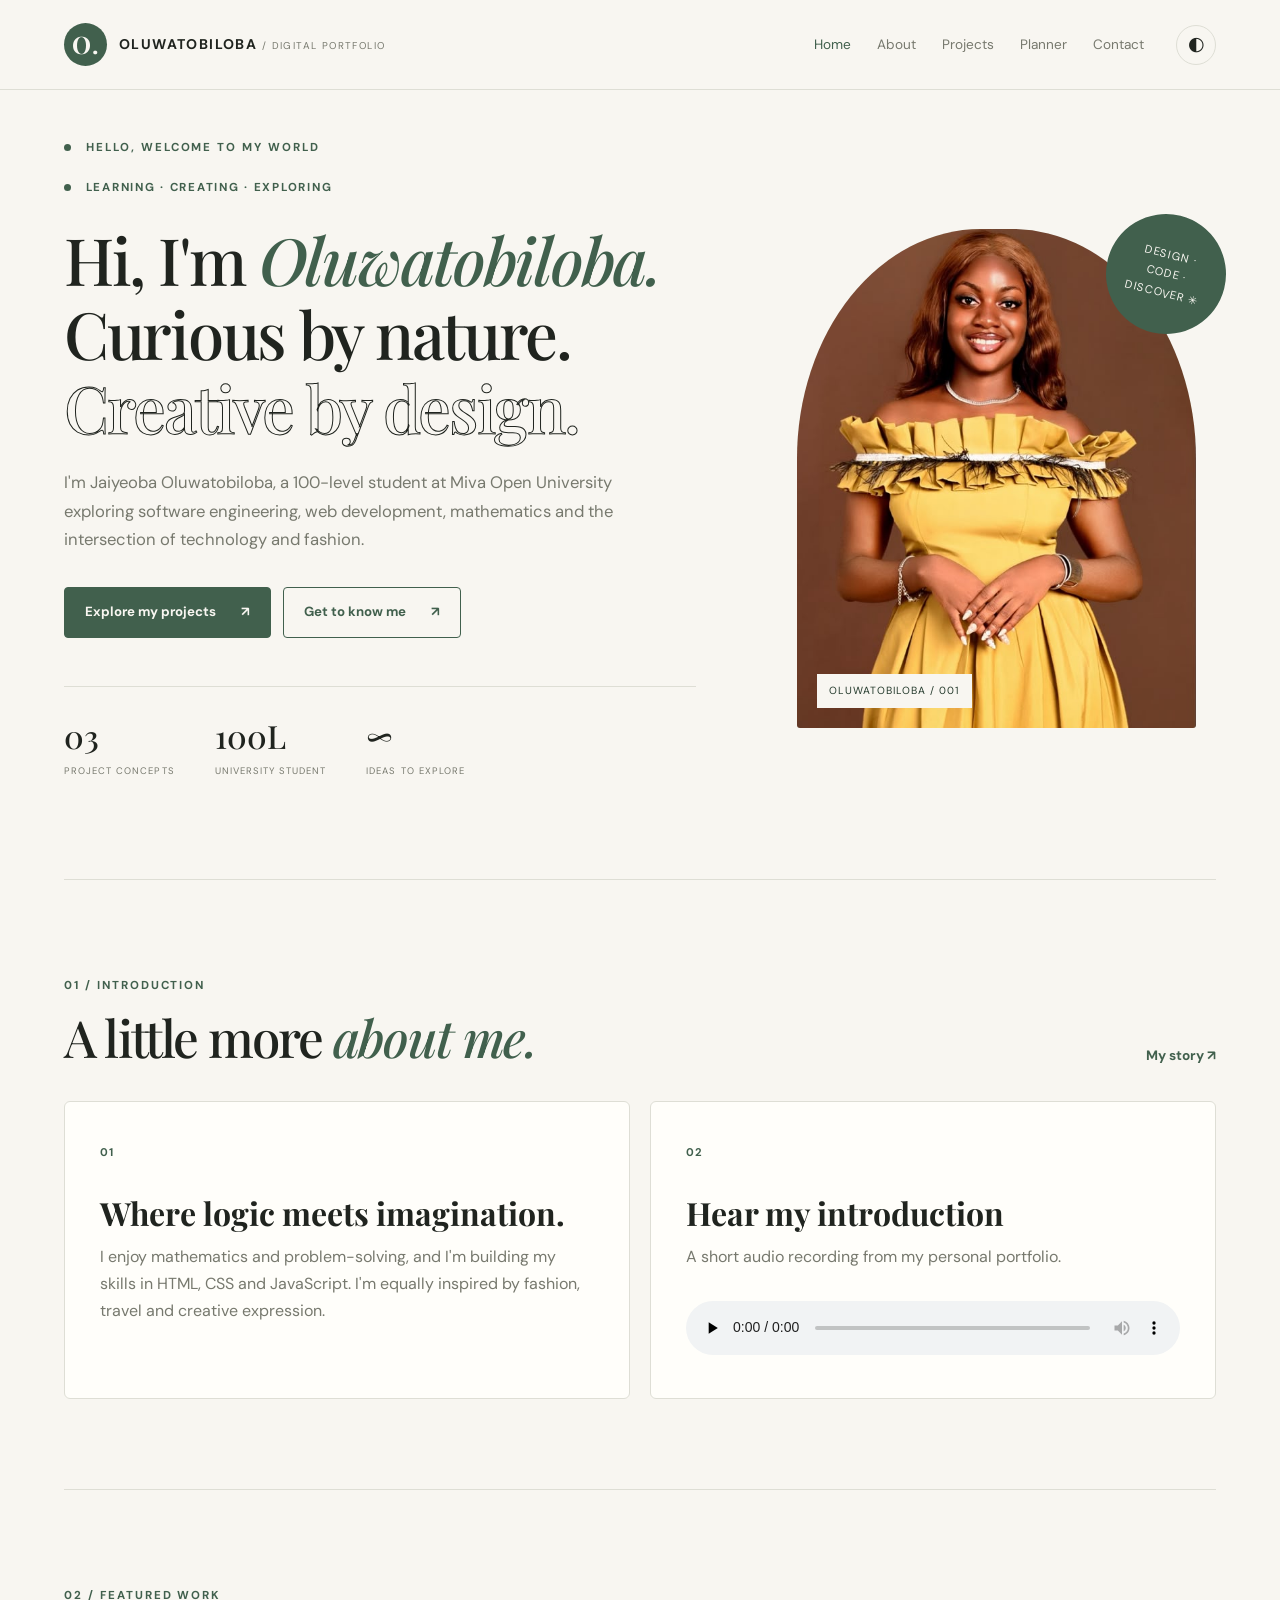
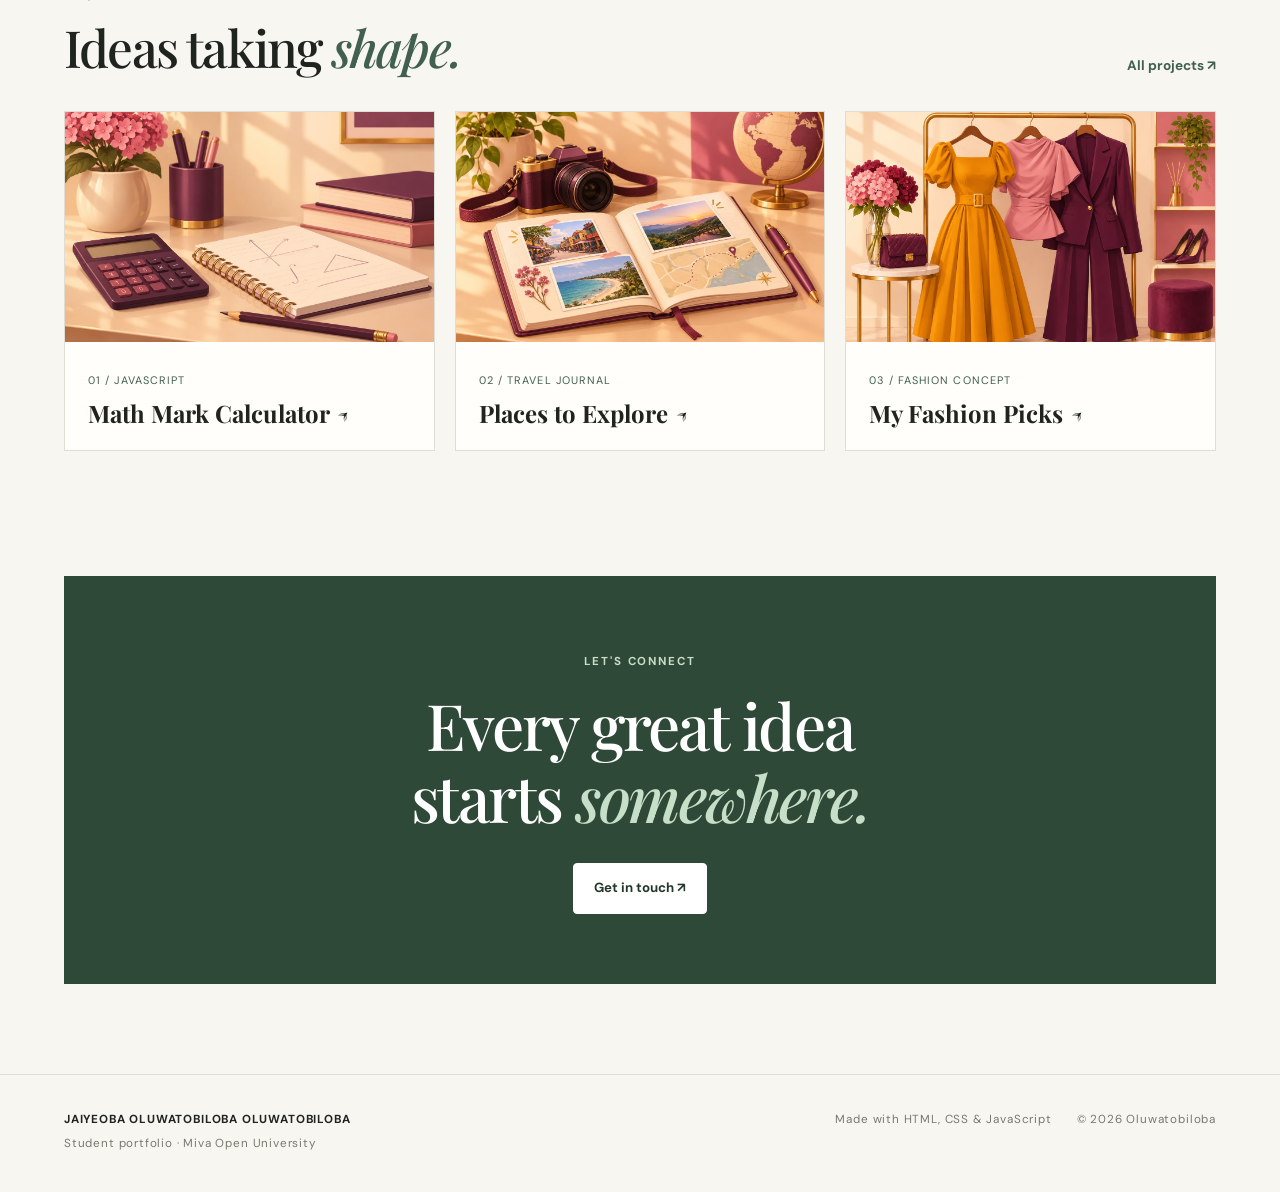
<file: index.html>
<!DOCTYPE html>
<html lang="en">
 <head>
  <meta charset="utf-8">
  <meta content="width=device-width, initial-scale=1" name="viewport">
  <meta content="Academic portfolio of Jaiyeoba Oluwatobiloba, software engineering student at Miva Open University." name="description">
  <title>
   Home | Oluwatobiloba
  </title>
  <link href="styles.css" rel="stylesheet">
  <script defer src="script.js">
  </script>
 </head>
 <body>
  <a class="skip" href="#main">
   Skip to content
  </a>
  <header class="site-header">
   <a class="brand" href="index.html">
    <span class="brand-mark">
     O.
    </span>
    <span>
     OLUWATOBILOBA
     <span class="brand-sub">
      / DIGITAL PORTFOLIO
     </span>
    </span>
   </a>
   <button aria-controls="site-nav" aria-expanded="false" aria-label="Toggle navigation" class="menu-toggle" id="menu-toggle">
    ☰
   </button>
   <nav aria-label="Main navigation" id="site-nav">
    <a class="active" href="index.html">
     Home
    </a>
    <a class="" href="about.html">
     About
    </a>
    <a class="" href="projects.html">
     Projects
    </a>
    <a class="" href="planner.html">
     Planner
    </a>
    <a class="" href="contact.html">
     Contact
    </a>
   </nav>
   <button aria-label="Toggle color theme" class="theme-toggle" id="theme-toggle" title="Toggle color theme">
    ◐
   </button>
  </header>
  <main id="main">
   <div class="page-intro">
    <div class="eyebrow">
     <span class="eyebrow-dot">
     </span>
     HELLO, WELCOME TO MY WORLD
    </div>
   </div>
   <section class="hero">
    <div class="hero-copy">
     <div class="status">
      <span class="pulse">
      </span>
      LEARNING &middot; CREATING &middot; EXPLORING
     </div>
     <h1>
      Hi, I'm
      <em>
       Oluwatobiloba.
      </em>
      <br>
      Curious by nature.
      <br>
      <span class="outline-text">
       Creative by design.
      </span>
     </h1>
     <p class="lead">
      I'm Jaiyeoba Oluwatobiloba, a 100-level student at Miva Open University exploring software engineering, web development, mathematics and the intersection of technology and fashion.
     </p>
     <div class="actions">
      <a class="btn btn-primary" href="projects.html">
       Explore my projects
       <span>
        &nearrow;
       </span>
      </a>
      <a class="btn btn-outline" href="about.html">
       Get to know me
       <span>
        &nearrow;
       </span>
      </a>
     </div>
     <div class="hero-metrics">
      <div>
       <strong>
        03
       </strong>
       <small>
        PROJECT CONCEPTS
       </small>
      </div>
      <div>
       <strong>
        100L
       </strong>
       <small>
        UNIVERSITY STUDENT
       </small>
      </div>
      <div>
       <strong>
        &infin;
       </strong>
       <small>
        IDEAS TO EXPLORE
       </small>
      </div>
     </div>
    </div>
    <div class="hero-visual">
     <div class="portrait-frame">
      <img alt="Portrait of Oluwatobiloba" src="assets/profile.jpeg">
      <div class="portrait-tag">
       OLUWATOBILOBA / 001
      </div>
     </div>
     <span class="orbit-text">
      DESIGN &middot; CODE &middot; DISCOVER ✳
     </span>
    </div>
   </section>
   <section class="section">
    <div class="section-heading">
     <div>
      <span class="eyebrow">
       01 / INTRODUCTION
      </span>
      <h2>
       A little more
       <em>
        about me.
       </em>
      </h2>
     </div>
     <a class="text-link" href="about.html">
      My story &nearrow;
     </a>
    </div>
    <div class="two-cols">
     <div class="feature-panel">
      <span class="feature-number">
       01
      </span>
      <h3>
       Where logic meets imagination.
      </h3>
      <p>
       I enjoy mathematics and problem-solving, and I'm building my skills in HTML, CSS and JavaScript. I'm equally inspired by fashion, travel and creative expression.
      </p>
     </div>
     <div class="audio-panel">
      <span class="feature-number">
       02
      </span>
      <h3>
       Hear my introduction
      </h3>
      <p>
       A short audio recording from my personal portfolio.
      </p>
      <audio controls preload="none">
       <source src="assets/Recording.m4a" type="audio/mp4">
       Your browser does not support audio playback.
      </audio>
     </div>
    </div>
   </section>
   <section class="section">
    <div class="section-heading">
     <div>
      <span class="eyebrow">
       02 / FEATURED WORK
      </span>
      <h2>
       Ideas taking
       <em>
        shape.
       </em>
      </h2>
     </div>
     <a class="text-link" href="projects.html">
      All projects &nearrow;
     </a>
    </div>
    <div class="project-grid">
     <a class="project-tile" href="math-calculator.html">
      <img alt="Math mark calculator concept" src="assets/math-calculator.png">
      <div class="tile-copy">
       <span>
        01 / JAVASCRIPT
       </span>
       <h3>
        Math Mark Calculator &nearrow;
       </h3>
      </div>
     </a>
     <a class="project-tile" href="places.html">
      <img alt="Places to Explore concept" src="assets/places-to-explore.png">
      <div class="tile-copy">
       <span>
        02 / TRAVEL JOURNAL
       </span>
       <h3>
        Places to Explore &nearrow;
       </h3>
      </div>
     </a>
     <a class="project-tile" href="fashion.html">
      <img alt="My Fashion Picks concept" src="assets/fashion-picks.png">
      <div class="tile-copy">
       <span>
        03 / FASHION CONCEPT
       </span>
       <h3>
        My Fashion Picks &nearrow;
       </h3>
      </div>
     </a>
    </div>
   </section>
   <section class="cta">
    <span class="eyebrow">
     LET'S CONNECT
    </span>
    <h2>
     Every great idea
     <br>
     starts
     <em>
      somewhere.
     </em>
    </h2>
    <a class="btn btn-light" href="contact.html">
     Get in touch &nearrow;
    </a>
   </section>
  </main>
  <footer>
   <div>
    <strong>
     JAIYEOBA OLUWATOBILOBA OLUWATOBILOBA
    </strong>
    <p>
     Student portfolio &middot; Miva Open University
    </p>
   </div>
   <div class="footer-right">
    Made with HTML, CSS & JavaScript
    <span>
     &copy;
     <span id="year">
     </span>
     Oluwatobiloba
    </span>
   </div>
  </footer>
 </body>
</html>
</file>
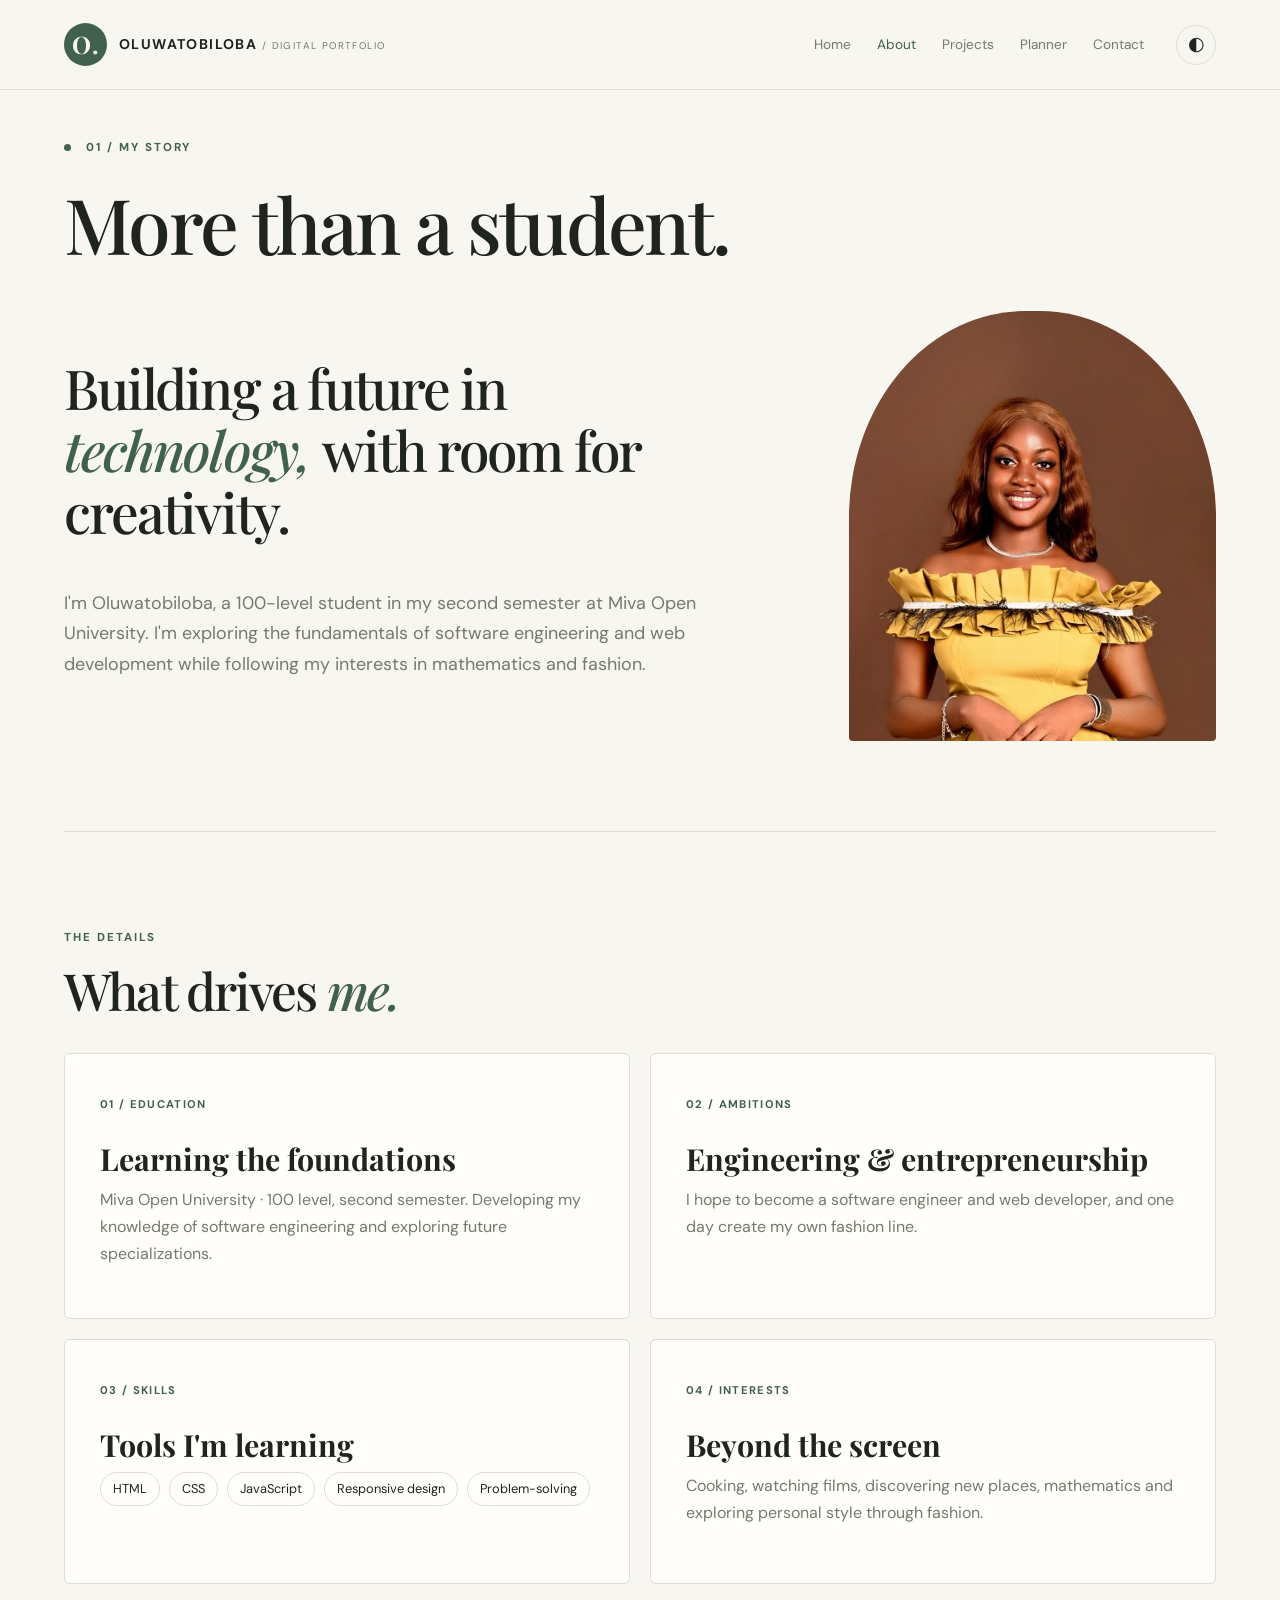
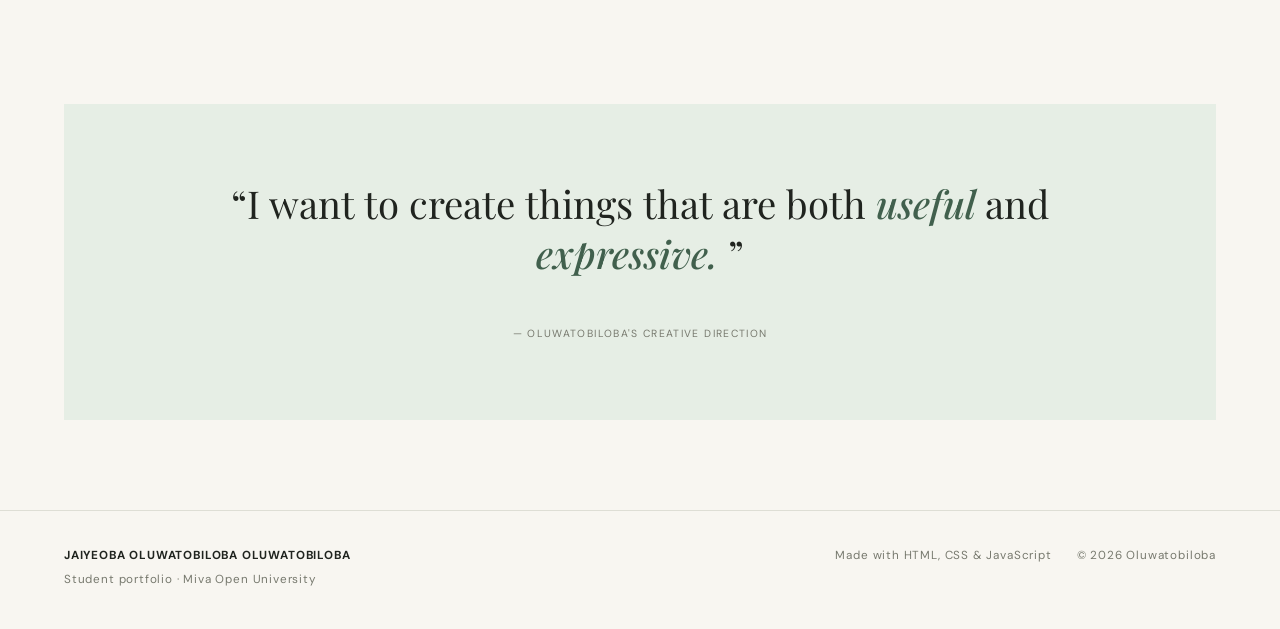
<file: about.html>
<!DOCTYPE html>
<html lang="en">
 <head>
  <meta charset="utf-8">
  <meta content="width=device-width, initial-scale=1" name="viewport">
  <meta content="Academic portfolio of Jaiyeoba Oluwatobiloba, software engineering student at Miva Open University." name="description">
  <title>
   More than a student. | Oluwatobiloba
  </title>
  <link href="styles.css" rel="stylesheet">
  <script defer src="script.js">
  </script>
 </head>
 <body>
  <a class="skip" href="#main">
   Skip to content
  </a>
  <header class="site-header">
   <a class="brand" href="index.html">
    <span class="brand-mark">
     O.
    </span>
    <span>
     OLUWATOBILOBA
     <span class="brand-sub">
      / DIGITAL PORTFOLIO
     </span>
    </span>
   </a>
   <button aria-controls="site-nav" aria-expanded="false" aria-label="Toggle navigation" class="menu-toggle" id="menu-toggle">
    ☰
   </button>
   <nav aria-label="Main navigation" id="site-nav">
    <a class="" href="index.html">
     Home
    </a>
    <a class="active" href="about.html">
     About
    </a>
    <a class="" href="projects.html">
     Projects
    </a>
    <a class="" href="planner.html">
     Planner
    </a>
    <a class="" href="contact.html">
     Contact
    </a>
   </nav>
   <button aria-label="Toggle color theme" class="theme-toggle" id="theme-toggle" title="Toggle color theme">
    ◐
   </button>
  </header>
  <main id="main">
   <div class="page-intro">
    <div class="eyebrow">
     <span class="eyebrow-dot">
     </span>
     01 / MY STORY
    </div>
    <h1>
     More than a student.
    </h1>
   </div>
   <section class="about-lead">
    <div>
     <h2>
      Building a future in
      <em>
       technology,
      </em>
      with room for creativity.
     </h2>
     <p>
      I'm Oluwatobiloba, a 100-level student in my second semester at Miva Open University. I'm exploring the fundamentals of software engineering and web development while following my interests in mathematics and fashion.
     </p>
    </div>
    <img alt="Oluwatobiloba's portrait" src="assets/profile.jpeg">
   </section>
   <section class="section">
    <div class="section-heading">
     <div>
      <span class="eyebrow">
       THE DETAILS
      </span>
      <h2>
       What drives
       <em>
        me.
       </em>
      </h2>
     </div>
    </div>
    <div class="info-grid">
     <article class="info-card">
      <span>
       01 / EDUCATION
      </span>
      <h3>
       Learning the foundations
      </h3>
      <p>
       Miva Open University &middot; 100 level, second semester. Developing my knowledge of software engineering and exploring future specializations.
      </p>
     </article>
     <article class="info-card">
      <span>
       02 / AMBITIONS
      </span>
      <h3>
       Engineering & entrepreneurship
      </h3>
      <p>
       I hope to become a software engineer and web developer, and one day create my own fashion line.
      </p>
     </article>
     <article class="info-card">
      <span>
       03 / SKILLS
      </span>
      <h3>
       Tools I'm learning
      </h3>
      <div class="chips">
       <span>
        HTML
       </span>
       <span>
        CSS
       </span>
       <span>
        JavaScript
       </span>
       <span>
        Responsive design
       </span>
       <span>
        Problem-solving
       </span>
      </div>
     </article>
     <article class="info-card">
      <span>
       04 / INTERESTS
      </span>
      <h3>
       Beyond the screen
      </h3>
      <p>
       Cooking, watching films, discovering new places, mathematics and exploring personal style through fashion.
      </p>
     </article>
    </div>
   </section>
   <section class="quote-band">
    <p>
     &ldquo;I want to create things that are both
     <em>
      useful
     </em>
     and
     <em>
      expressive.
     </em>
     &rdquo;
    </p>
    <span>
     &mdash; OLUWATOBILOBA'S CREATIVE DIRECTION
    </span>
   </section>
  </main>
  <footer>
   <div>
    <strong>
     JAIYEOBA OLUWATOBILOBA OLUWATOBILOBA
    </strong>
    <p>
     Student portfolio &middot; Miva Open University
    </p>
   </div>
   <div class="footer-right">
    Made with HTML, CSS & JavaScript
    <span>
     &copy;
     <span id="year">
     </span>
     Oluwatobiloba
    </span>
   </div>
  </footer>
 </body>
</html>
</file>
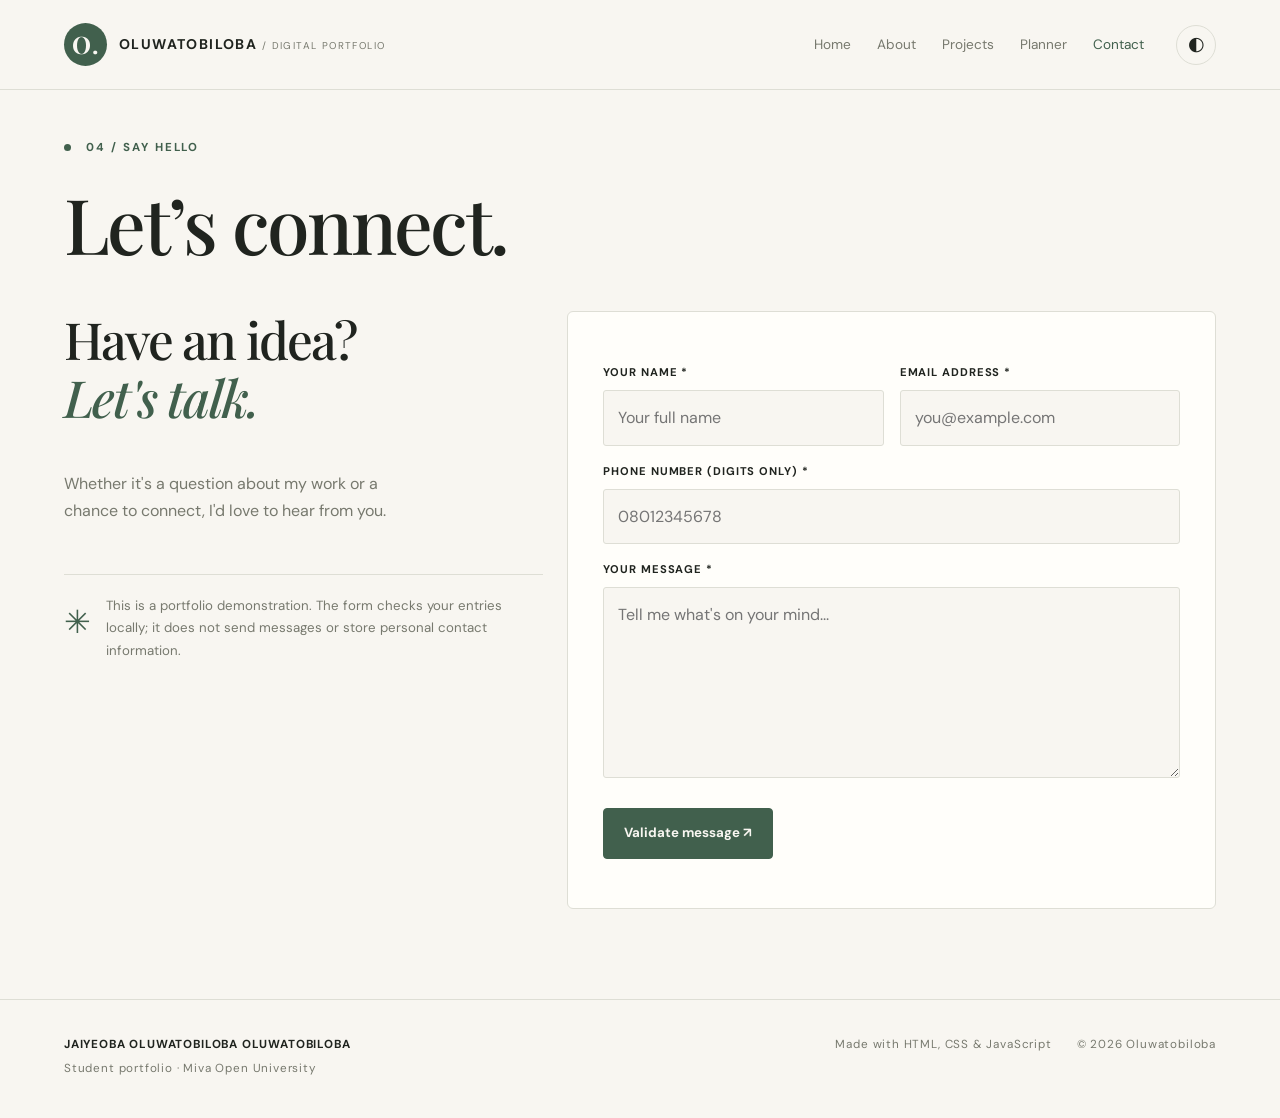
<file: contact.html>
<!DOCTYPE html>
<html lang="en">
 <head>
  <meta charset="utf-8">
  <meta content="width=device-width, initial-scale=1" name="viewport">
  <meta content="Academic portfolio of Jaiyeoba Oluwatobiloba, software engineering student at Miva Open University." name="description">
  <title>
   Let&rsquo;s connect. | Oluwatobiloba
  </title>
  <link href="styles.css" rel="stylesheet">
  <script defer src="script.js">
  </script>
 </head>
 <body>
  <a class="skip" href="#main">
   Skip to content
  </a>
  <header class="site-header">
   <a class="brand" href="index.html">
    <span class="brand-mark">
     O.
    </span>
    <span>
     OLUWATOBILOBA
     <span class="brand-sub">
      / DIGITAL PORTFOLIO
     </span>
    </span>
   </a>
   <button aria-controls="site-nav" aria-expanded="false" aria-label="Toggle navigation" class="menu-toggle" id="menu-toggle">
    ☰
   </button>
   <nav aria-label="Main navigation" id="site-nav">
    <a class="" href="index.html">
     Home
    </a>
    <a class="" href="about.html">
     About
    </a>
    <a class="" href="projects.html">
     Projects
    </a>
    <a class="" href="planner.html">
     Planner
    </a>
    <a class="active" href="contact.html">
     Contact
    </a>
   </nav>
   <button aria-label="Toggle color theme" class="theme-toggle" id="theme-toggle" title="Toggle color theme">
    ◐
   </button>
  </header>
  <main id="main">
   <div class="page-intro">
    <div class="eyebrow">
     <span class="eyebrow-dot">
     </span>
     04 / SAY HELLO
    </div>
    <h1>
     Let&rsquo;s connect.
    </h1>
   </div>
   <section class="contact-layout">
    <div class="contact-copy">
     <h2>
      Have an idea?
      <br>
      <em>
       Let's talk.
      </em>
     </h2>
     <p>
      Whether it's a question about my work or a chance to connect, I'd love to hear from you.
     </p>
     <div class="contact-note">
      <span>
       ✳
      </span>
      <p>
       This is a portfolio demonstration. The form checks your entries locally; it does not send messages or store personal contact information.
      </p>
     </div>
    </div>
    <form class="contact-form" id="contact-form" novalidate>
     <div class="form-pair">
      <div>
       <label for="name">
        YOUR NAME *
       </label>
       <input autocomplete="name" id="name" name="name" placeholder="Your full name" required>
      </div>
      <div>
       <label for="email">
        EMAIL ADDRESS *
       </label>
       <input autocomplete="email" id="email" name="email" placeholder="you@example.com" required type="email">
      </div>
     </div>
     <label for="phone">
      PHONE NUMBER (DIGITS ONLY) *
     </label>
     <input id="phone" inputmode="numeric" name="phone" placeholder="08012345678" required type="tel">
     <label for="message">
      YOUR MESSAGE *
     </label>
     <textarea id="message" name="message" placeholder="Tell me what's on your mind..." required rows="6"></textarea>
     <button class="btn btn-primary" type="submit">
      Validate message &nearrow;
     </button>
     <p aria-live="polite" id="form-feedback" role="status">
     </p>
    </form>
   </section>
  </main>
  <footer>
   <div>
    <strong>
     JAIYEOBA OLUWATOBILOBA OLUWATOBILOBA
    </strong>
    <p>
     Student portfolio &middot; Miva Open University
    </p>
   </div>
   <div class="footer-right">
    Made with HTML, CSS & JavaScript
    <span>
     &copy;
     <span id="year">
     </span>
     Oluwatobiloba
    </span>
   </div>
  </footer>
 </body>
</html>
</file>
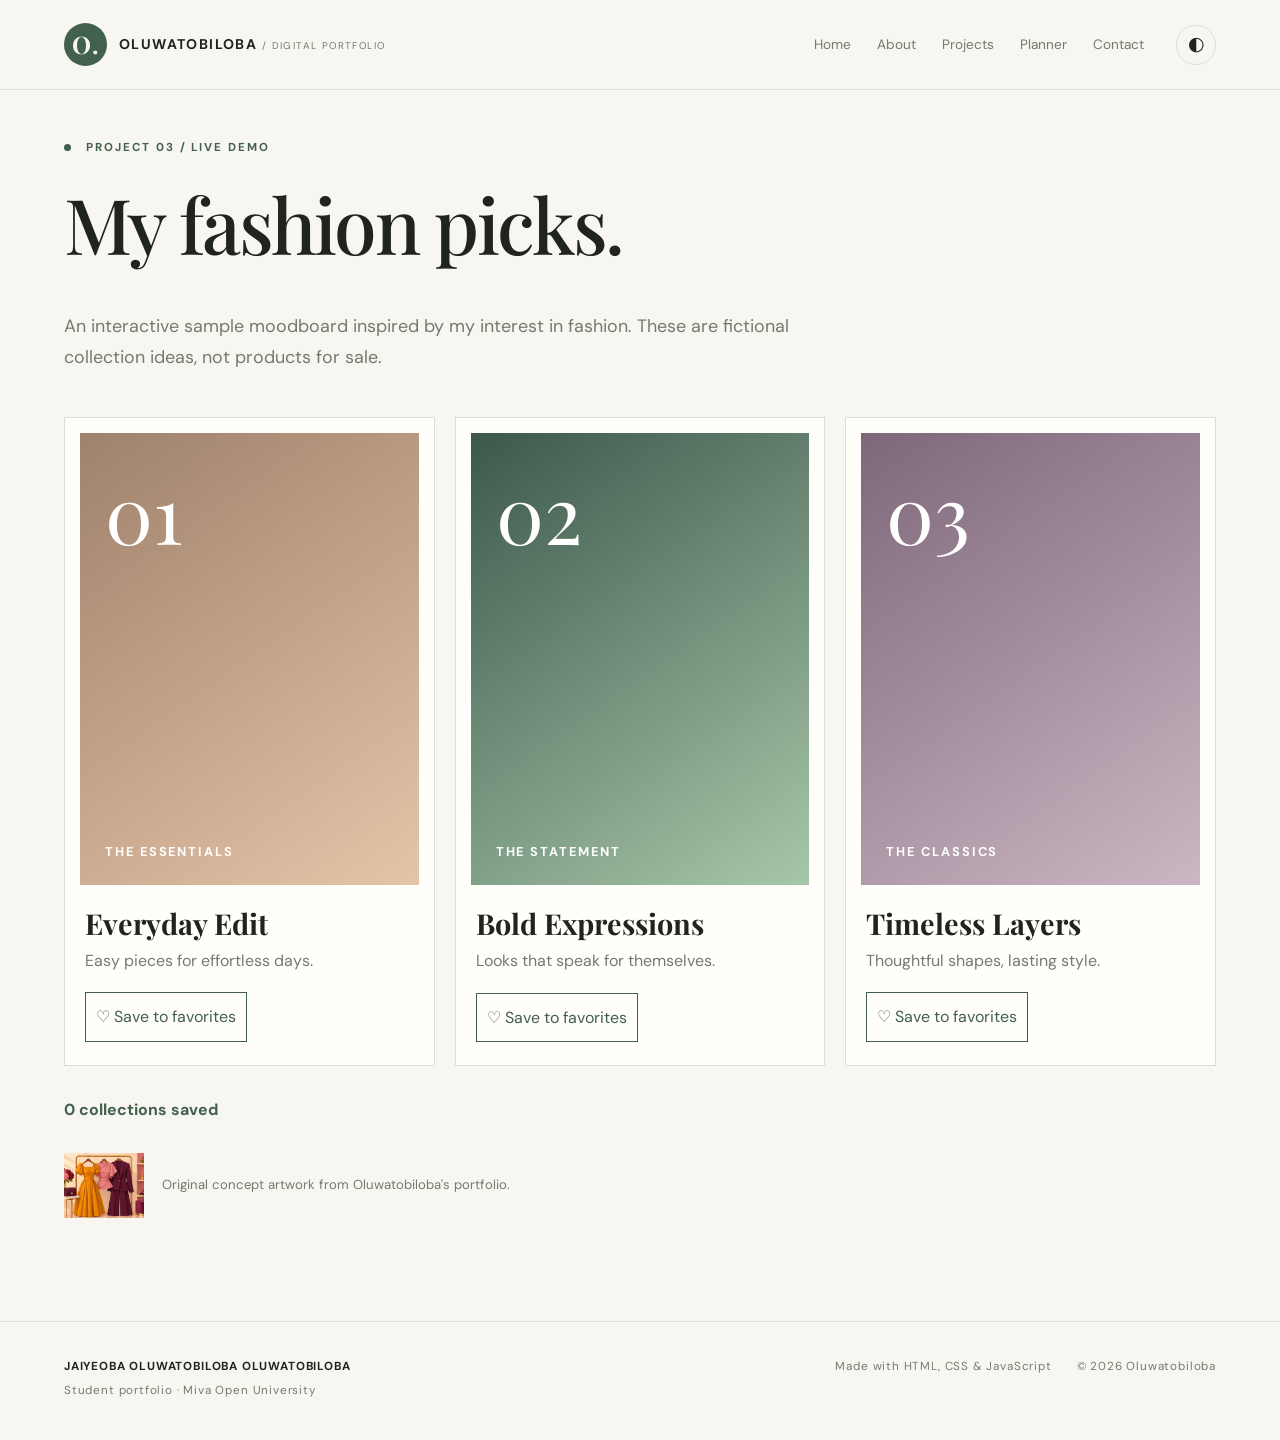
<file: fashion.html>
<!DOCTYPE html>
<html lang="en">
 <head>
  <meta charset="utf-8">
  <meta content="width=device-width, initial-scale=1" name="viewport">
  <meta content="Academic portfolio of Jaiyeoba Oluwatobiloba, software engineering student at Miva Open University." name="description">
  <title>
   My fashion picks. | Oluwatobiloba
  </title>
  <link href="styles.css" rel="stylesheet">
  <script defer src="script.js">
  </script>
 </head>
 <body>
  <a class="skip" href="#main">
   Skip to content
  </a>
  <header class="site-header">
   <a class="brand" href="index.html">
    <span class="brand-mark">
     O.
    </span>
    <span>
     OLUWATOBILOBA
     <span class="brand-sub">
      / DIGITAL PORTFOLIO
     </span>
    </span>
   </a>
   <button aria-controls="site-nav" aria-expanded="false" aria-label="Toggle navigation" class="menu-toggle" id="menu-toggle">
    ☰
   </button>
   <nav aria-label="Main navigation" id="site-nav">
    <a class="" href="index.html">
     Home
    </a>
    <a class="" href="about.html">
     About
    </a>
    <a class="" href="projects.html">
     Projects
    </a>
    <a class="" href="planner.html">
     Planner
    </a>
    <a class="" href="contact.html">
     Contact
    </a>
   </nav>
   <button aria-label="Toggle color theme" class="theme-toggle" id="theme-toggle" title="Toggle color theme">
    ◐
   </button>
  </header>
  <main id="main">
   <div class="page-intro">
    <div class="eyebrow">
     <span class="eyebrow-dot">
     </span>
     PROJECT 03 / LIVE DEMO
    </div>
    <h1>
     My fashion picks.
    </h1>
   </div>
   <section class="intro-text">
    <p>
     An interactive sample moodboard inspired by my interest in fashion. These are fictional collection ideas, not products for sale.
    </p>
   </section>
   <div class="fashion-grid">
    <article class="fashion-card">
     <div class="fashion-art art-one">
      01
      <span>
       THE ESSENTIALS
      </span>
     </div>
     <h3>
      Everyday Edit
     </h3>
     <p>
      Easy pieces for effortless days.
     </p>
     <button class="favorite-btn" data-item="Everyday Edit" type="button">
      ♡ Save to favorites
     </button>
    </article>
    <article class="fashion-card">
     <div class="fashion-art art-two">
      02
      <span>
       THE STATEMENT
      </span>
     </div>
     <h3>
      Bold Expressions
     </h3>
     <p>
      Looks that speak for themselves.
     </p>
     <button class="favorite-btn" data-item="Bold Expressions" type="button">
      ♡ Save to favorites
     </button>
    </article>
    <article class="fashion-card">
     <div class="fashion-art art-three">
      03
      <span>
       THE CLASSICS
      </span>
     </div>
     <h3>
      Timeless Layers
     </h3>
     <p>
      Thoughtful shapes, lasting style.
     </p>
     <button class="favorite-btn" data-item="Timeless Layers" type="button">
      ♡ Save to favorites
     </button>
    </article>
   </div>
   <div aria-live="polite" class="favorites-summary" id="favorites-summary">
    0 collections saved
   </div>
   <p class="section-note">
    <img alt="Original My Fashion Picks concept illustration" src="assets/fashion-picks.png">
    Original concept artwork from Oluwatobiloba's portfolio.
   </p>
  </main>
  <footer>
   <div>
    <strong>
     JAIYEOBA OLUWATOBILOBA OLUWATOBILOBA
    </strong>
    <p>
     Student portfolio &middot; Miva Open University
    </p>
   </div>
   <div class="footer-right">
    Made with HTML, CSS & JavaScript
    <span>
     &copy;
     <span id="year">
     </span>
     Oluwatobiloba
    </span>
   </div>
  </footer>
 </body>
</html>
</file>
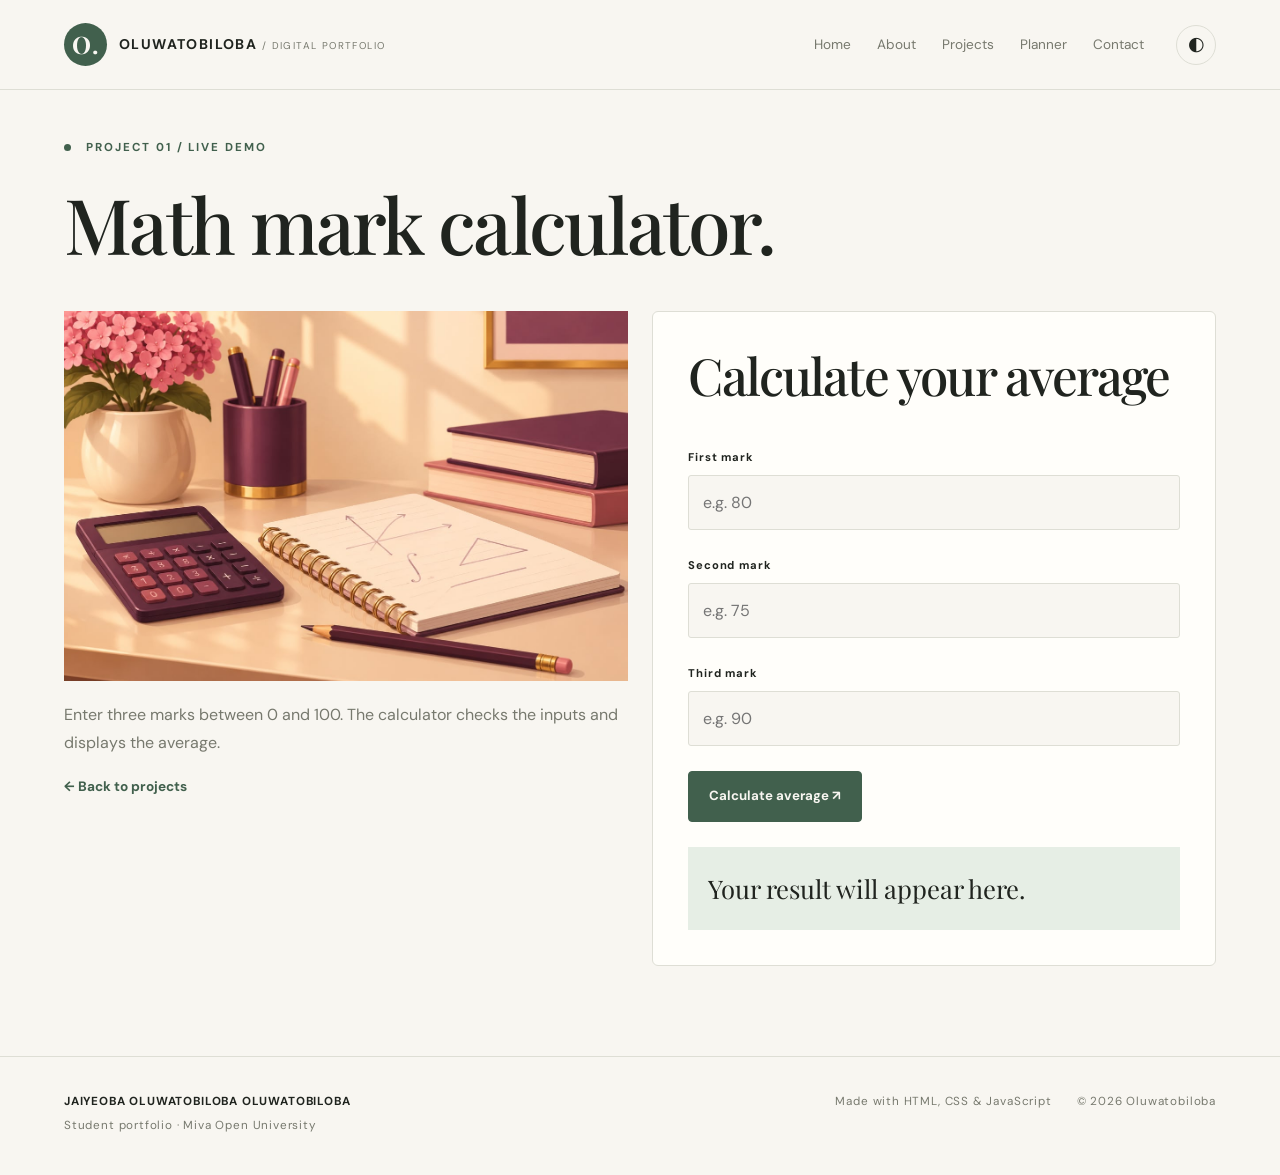
<file: math-calculator.html>
<!DOCTYPE html>
<html lang="en">
 <head>
  <meta charset="utf-8">
  <meta content="width=device-width, initial-scale=1" name="viewport">
  <meta content="Academic portfolio of Jaiyeoba Oluwatobiloba, software engineering student at Miva Open University." name="description">
  <title>
   Math mark calculator. | Oluwatobiloba
  </title>
  <link href="styles.css" rel="stylesheet">
  <script defer src="script.js">
  </script>
 </head>
 <body>
  <a class="skip" href="#main">
   Skip to content
  </a>
  <header class="site-header">
   <a class="brand" href="index.html">
    <span class="brand-mark">
     O.
    </span>
    <span>
     OLUWATOBILOBA
     <span class="brand-sub">
      / DIGITAL PORTFOLIO
     </span>
    </span>
   </a>
   <button aria-controls="site-nav" aria-expanded="false" aria-label="Toggle navigation" class="menu-toggle" id="menu-toggle">
    ☰
   </button>
   <nav aria-label="Main navigation" id="site-nav">
    <a class="" href="index.html">
     Home
    </a>
    <a class="" href="about.html">
     About
    </a>
    <a class="" href="projects.html">
     Projects
    </a>
    <a class="" href="planner.html">
     Planner
    </a>
    <a class="" href="contact.html">
     Contact
    </a>
   </nav>
   <button aria-label="Toggle color theme" class="theme-toggle" id="theme-toggle" title="Toggle color theme">
    ◐
   </button>
  </header>
  <main id="main">
   <div class="page-intro">
    <div class="eyebrow">
     <span class="eyebrow-dot">
     </span>
     PROJECT 01 / LIVE DEMO
    </div>
    <h1>
     Math mark calculator.
    </h1>
   </div>
   <section class="demo-layout">
    <div class="demo-intro">
     <img alt="Math calculator concept illustration" src="assets/math-calculator.png">
     <p>
      Enter three marks between 0 and 100. The calculator checks the inputs and displays the average.
     </p>
     <a class="text-link" href="projects.html">
      &larr; Back to projects
     </a>
    </div>
    <div class="workspace">
     <h2>
      Calculate your average
     </h2>
     <form class="stack-form" id="marks-form">
      <label for="mark-one">
       First mark
      </label>
      <input id="mark-one" max="100" min="0" placeholder="e.g. 80" required step="any" type="number">
      <label for="mark-two">
       Second mark
      </label>
      <input id="mark-two" max="100" min="0" placeholder="e.g. 75" required step="any" type="number">
      <label for="mark-three">
       Third mark
      </label>
      <input id="mark-three" max="100" min="0" placeholder="e.g. 90" required step="any" type="number">
      <button class="btn btn-primary" type="submit">
       Calculate average &nearrow;
      </button>
     </form>
     <div aria-live="polite" class="result" id="average-result" role="status">
      Your result will appear here.
     </div>
    </div>
   </section>
  </main>
  <footer>
   <div>
    <strong>
     JAIYEOBA OLUWATOBILOBA OLUWATOBILOBA
    </strong>
    <p>
     Student portfolio &middot; Miva Open University
    </p>
   </div>
   <div class="footer-right">
    Made with HTML, CSS & JavaScript
    <span>
     &copy;
     <span id="year">
     </span>
     Oluwatobiloba
    </span>
   </div>
  </footer>
 </body>
</html>
</file>
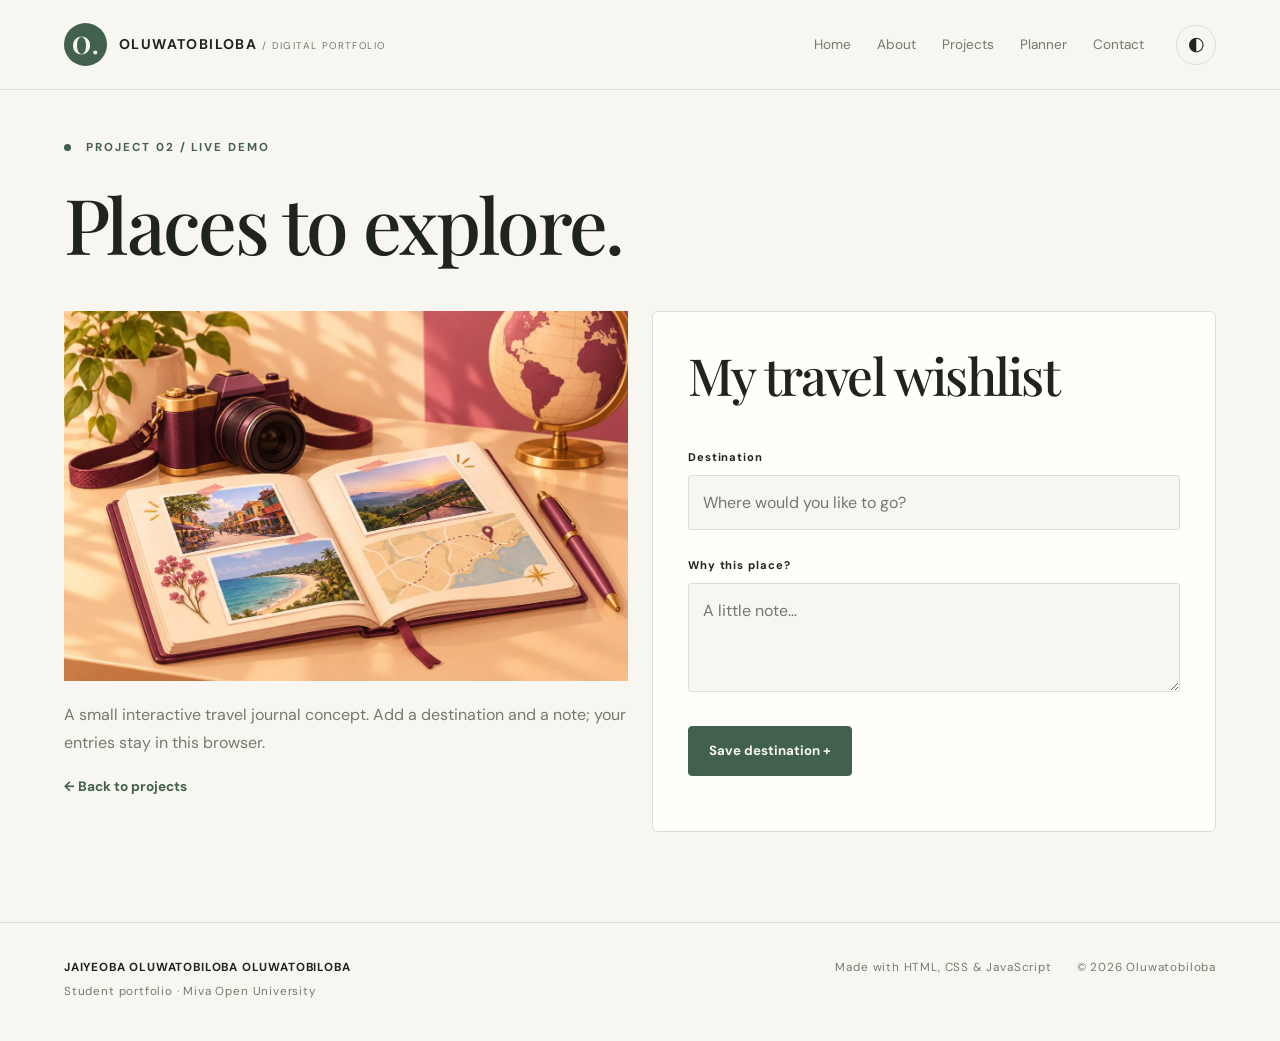
<file: places.html>
<!DOCTYPE html>
<html lang="en">
 <head>
  <meta charset="utf-8">
  <meta content="width=device-width, initial-scale=1" name="viewport">
  <meta content="Academic portfolio of Jaiyeoba Oluwatobiloba, software engineering student at Miva Open University." name="description">
  <title>
   Places to explore. | Oluwatobiloba
  </title>
  <link href="styles.css" rel="stylesheet">
  <script defer src="script.js">
  </script>
 </head>
 <body>
  <a class="skip" href="#main">
   Skip to content
  </a>
  <header class="site-header">
   <a class="brand" href="index.html">
    <span class="brand-mark">
     O.
    </span>
    <span>
     OLUWATOBILOBA
     <span class="brand-sub">
      / DIGITAL PORTFOLIO
     </span>
    </span>
   </a>
   <button aria-controls="site-nav" aria-expanded="false" aria-label="Toggle navigation" class="menu-toggle" id="menu-toggle">
    ☰
   </button>
   <nav aria-label="Main navigation" id="site-nav">
    <a class="" href="index.html">
     Home
    </a>
    <a class="" href="about.html">
     About
    </a>
    <a class="" href="projects.html">
     Projects
    </a>
    <a class="" href="planner.html">
     Planner
    </a>
    <a class="" href="contact.html">
     Contact
    </a>
   </nav>
   <button aria-label="Toggle color theme" class="theme-toggle" id="theme-toggle" title="Toggle color theme">
    ◐
   </button>
  </header>
  <main id="main">
   <div class="page-intro">
    <div class="eyebrow">
     <span class="eyebrow-dot">
     </span>
     PROJECT 02 / LIVE DEMO
    </div>
    <h1>
     Places to explore.
    </h1>
   </div>
   <section class="demo-layout">
    <div class="demo-intro">
     <img alt="Places to Explore illustration" src="assets/places-to-explore.png">
     <p>
      A small interactive travel journal concept. Add a destination and a note; your entries stay in this browser.
     </p>
     <a class="text-link" href="projects.html">
      &larr; Back to projects
     </a>
    </div>
    <div class="workspace">
     <h2>
      My travel wishlist
     </h2>
     <form class="stack-form" id="places-form">
      <label for="place-name">
       Destination
      </label>
      <input id="place-name" maxlength="70" placeholder="Where would you like to go?" required>
      <label for="place-note">
       Why this place?
      </label>
      <textarea id="place-note" maxlength="240" placeholder="A little note..." required rows="3"></textarea>
      <button class="btn btn-primary" type="submit">
       Save destination +
      </button>
     </form>
     <ul class="entry-list" id="places-list">
     </ul>
    </div>
   </section>
  </main>
  <footer>
   <div>
    <strong>
     JAIYEOBA OLUWATOBILOBA OLUWATOBILOBA
    </strong>
    <p>
     Student portfolio &middot; Miva Open University
    </p>
   </div>
   <div class="footer-right">
    Made with HTML, CSS & JavaScript
    <span>
     &copy;
     <span id="year">
     </span>
     Oluwatobiloba
    </span>
   </div>
  </footer>
 </body>
</html>
</file>
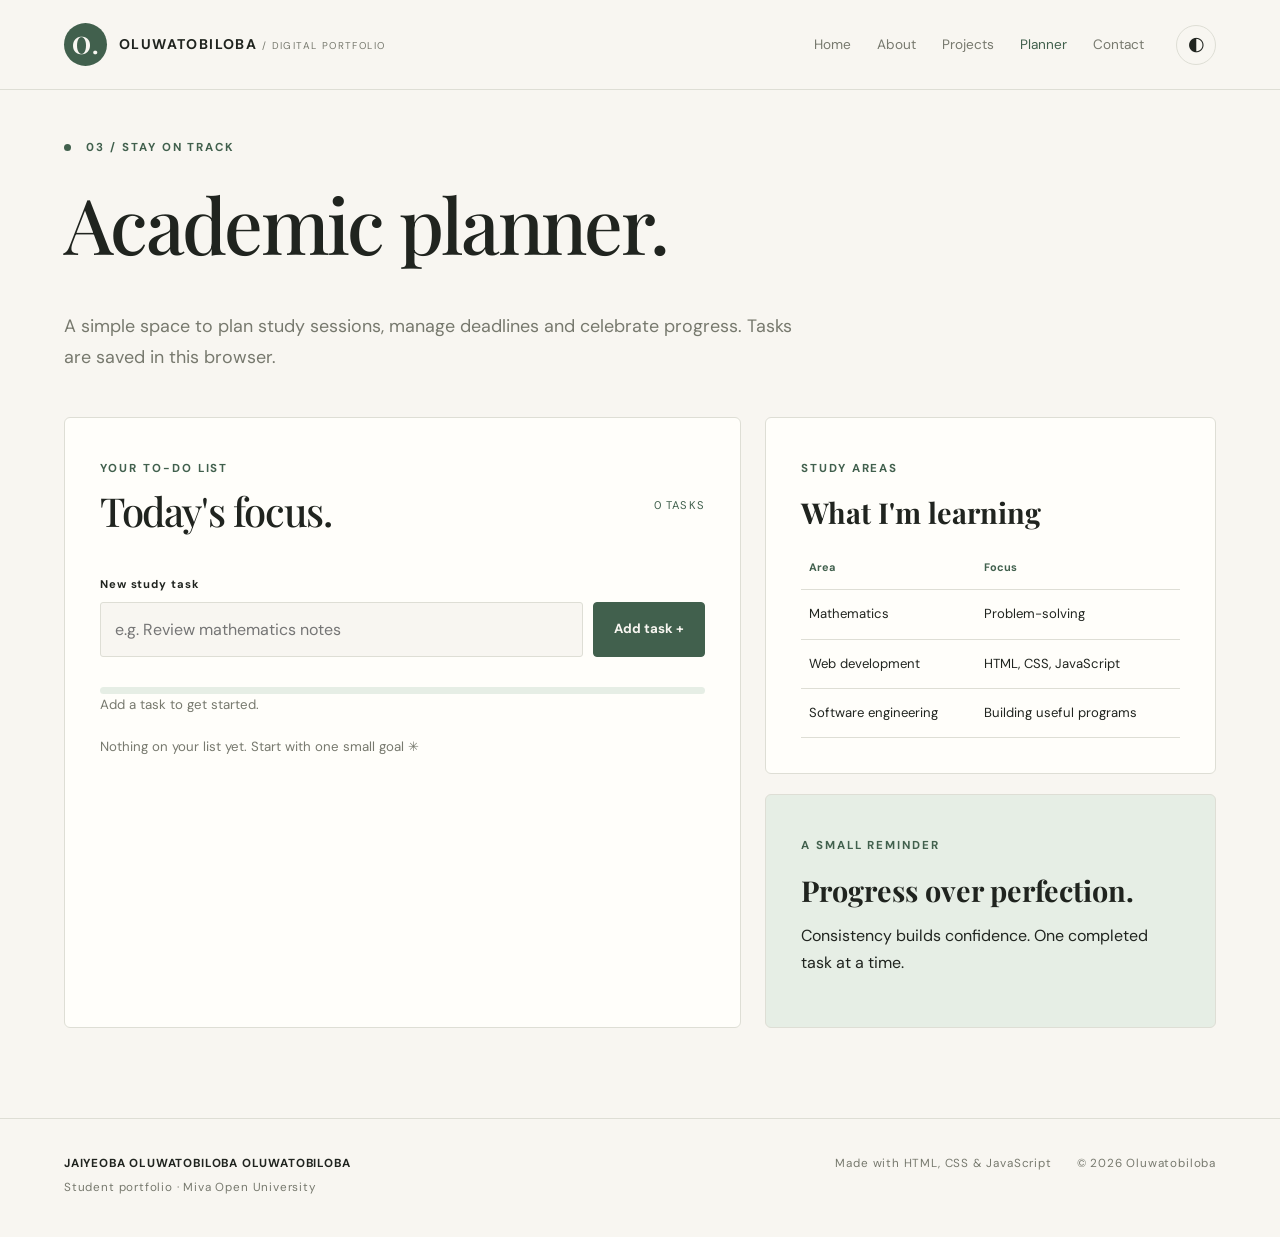
<file: planner.html>
<!DOCTYPE html>
<html lang="en">
 <head>
  <meta charset="utf-8">
  <meta content="width=device-width, initial-scale=1" name="viewport">
  <meta content="Academic portfolio of Jaiyeoba Oluwatobiloba, software engineering student at Miva Open University." name="description">
  <title>
   Academic planner. | Oluwatobiloba
  </title>
  <link href="styles.css" rel="stylesheet">
  <script defer src="script.js">
  </script>
 </head>
 <body>
  <a class="skip" href="#main">
   Skip to content
  </a>
  <header class="site-header">
   <a class="brand" href="index.html">
    <span class="brand-mark">
     O.
    </span>
    <span>
     OLUWATOBILOBA
     <span class="brand-sub">
      / DIGITAL PORTFOLIO
     </span>
    </span>
   </a>
   <button aria-controls="site-nav" aria-expanded="false" aria-label="Toggle navigation" class="menu-toggle" id="menu-toggle">
    ☰
   </button>
   <nav aria-label="Main navigation" id="site-nav">
    <a class="" href="index.html">
     Home
    </a>
    <a class="" href="about.html">
     About
    </a>
    <a class="" href="projects.html">
     Projects
    </a>
    <a class="active" href="planner.html">
     Planner
    </a>
    <a class="" href="contact.html">
     Contact
    </a>
   </nav>
   <button aria-label="Toggle color theme" class="theme-toggle" id="theme-toggle" title="Toggle color theme">
    ◐
   </button>
  </header>
  <main id="main">
   <div class="page-intro">
    <div class="eyebrow">
     <span class="eyebrow-dot">
     </span>
     03 / STAY ON TRACK
    </div>
    <h1>
     Academic planner.
    </h1>
   </div>
   <section class="intro-text">
    <p>
     A simple space to plan study sessions, manage deadlines and celebrate progress. Tasks are saved in this browser.
    </p>
   </section>
   <section class="planner-layout">
    <div class="workspace">
     <div class="workspace-head">
      <div>
       <span class="eyebrow">
        YOUR TO-DO LIST
       </span>
       <h2>
        Today's focus.
       </h2>
      </div>
      <div class="task-count" id="task-count">
       0 TASKS
      </div>
     </div>
     <form class="task-form" id="task-form">
      <label for="task-input">
       New study task
      </label>
      <div class="form-inline">
       <input id="task-input" maxlength="120" placeholder="e.g. Review mathematics notes" required>
       <button class="btn btn-primary" type="submit">
        Add task +
       </button>
      </div>
     </form>
     <div aria-label="Task completion progress" class="progress-track">
      <div id="progress-fill">
      </div>
     </div>
     <p class="progress-label" id="progress-label">
      Add a task to get started.
     </p>
     <ul class="task-list" id="task-list">
     </ul>
     <p class="empty-state" id="empty-state">
      Nothing on your list yet. Start with one small goal ✳
     </p>
    </div>
    <aside class="planner-aside">
     <div class="aside-card">
      <span class="eyebrow">
       STUDY AREAS
      </span>
      <h3>
       What I'm learning
      </h3>
      <table>
       <thead>
        <tr>
         <th>
          Area
         </th>
         <th>
          Focus
         </th>
        </tr>
       </thead>
       <tbody>
        <tr>
         <td>
          Mathematics
         </td>
         <td>
          Problem-solving
         </td>
        </tr>
        <tr>
         <td>
          Web development
         </td>
         <td>
          HTML, CSS, JavaScript
         </td>
        </tr>
        <tr>
         <td>
          Software engineering
         </td>
         <td>
          Building useful programs
         </td>
        </tr>
       </tbody>
      </table>
     </div>
     <div class="aside-card highlight">
      <span class="eyebrow">
       A SMALL REMINDER
      </span>
      <h3>
       Progress over perfection.
      </h3>
      <p>
       Consistency builds confidence. One completed task at a time.
      </p>
     </div>
    </aside>
   </section>
  </main>
  <footer>
   <div>
    <strong>
     JAIYEOBA OLUWATOBILOBA OLUWATOBILOBA
    </strong>
    <p>
     Student portfolio &middot; Miva Open University
    </p>
   </div>
   <div class="footer-right">
    Made with HTML, CSS & JavaScript
    <span>
     &copy;
     <span id="year">
     </span>
     Oluwatobiloba
    </span>
   </div>
  </footer>
 </body>
</html>
</file>
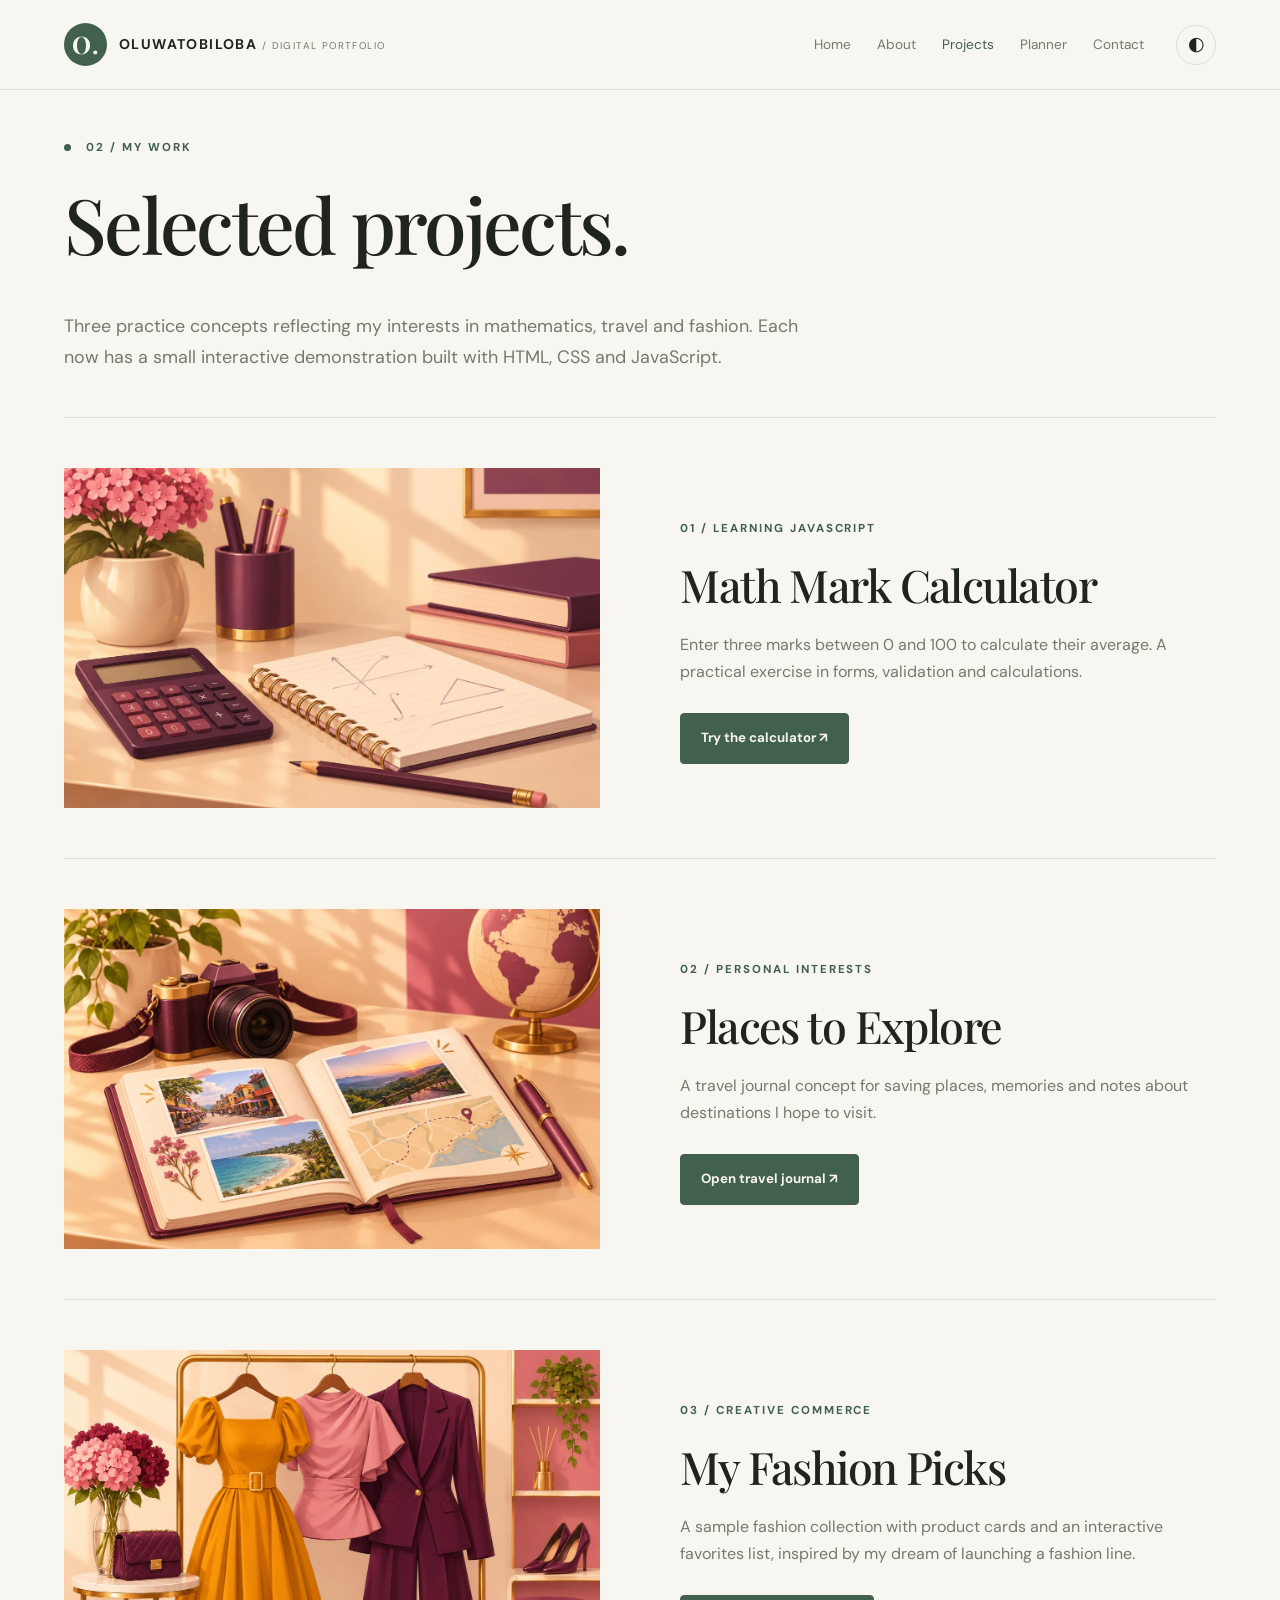
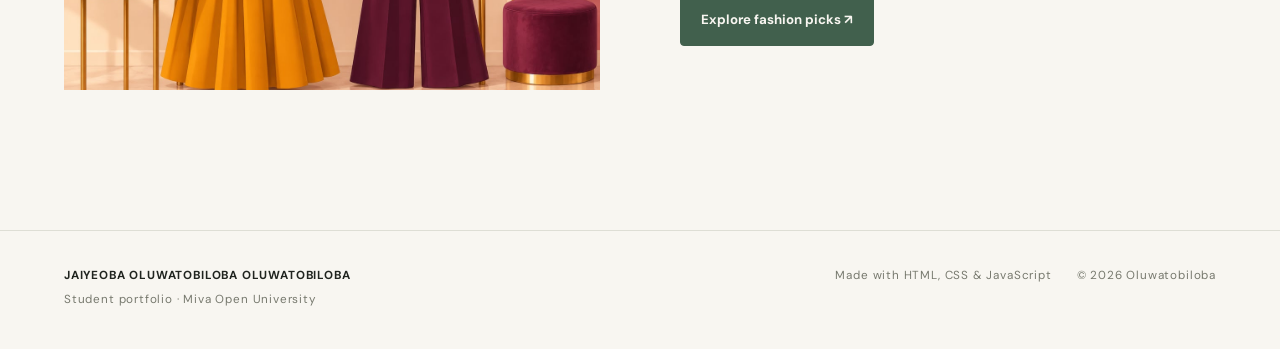
<file: projects.html>
<!DOCTYPE html>
<html lang="en">
 <head>
  <meta charset="utf-8">
  <meta content="width=device-width, initial-scale=1" name="viewport">
  <meta content="Academic portfolio of Jaiyeoba Oluwatobiloba, software engineering student at Miva Open University." name="description">
  <title>
   Selected projects. | Oluwatobiloba
  </title>
  <link href="styles.css" rel="stylesheet">
  <script defer src="script.js">
  </script>
 </head>
 <body>
  <a class="skip" href="#main">
   Skip to content
  </a>
  <header class="site-header">
   <a class="brand" href="index.html">
    <span class="brand-mark">
     O.
    </span>
    <span>
     OLUWATOBILOBA
     <span class="brand-sub">
      / DIGITAL PORTFOLIO
     </span>
    </span>
   </a>
   <button aria-controls="site-nav" aria-expanded="false" aria-label="Toggle navigation" class="menu-toggle" id="menu-toggle">
    ☰
   </button>
   <nav aria-label="Main navigation" id="site-nav">
    <a class="" href="index.html">
     Home
    </a>
    <a class="" href="about.html">
     About
    </a>
    <a class="active" href="projects.html">
     Projects
    </a>
    <a class="" href="planner.html">
     Planner
    </a>
    <a class="" href="contact.html">
     Contact
    </a>
   </nav>
   <button aria-label="Toggle color theme" class="theme-toggle" id="theme-toggle" title="Toggle color theme">
    ◐
   </button>
  </header>
  <main id="main">
   <div class="page-intro">
    <div class="eyebrow">
     <span class="eyebrow-dot">
     </span>
     02 / MY WORK
    </div>
    <h1>
     Selected projects.
    </h1>
   </div>
   <section class="intro-text">
    <p>
     Three practice concepts reflecting my interests in mathematics, travel and fashion. Each now has a small interactive demonstration built with HTML, CSS and JavaScript.
    </p>
   </section>
   <section class="project-list">
    <article class="project-row">
     <img alt="Illustration of Math Mark Calculator" src="assets/math-calculator.png">
     <div>
      <span class="eyebrow">
       01 / LEARNING JAVASCRIPT
      </span>
      <h2>
       Math Mark Calculator
      </h2>
      <p>
       Enter three marks between 0 and 100 to calculate their average. A practical exercise in forms, validation and calculations.
      </p>
      <a class="btn btn-primary" href="math-calculator.html">
       Try the calculator &nearrow;
      </a>
     </div>
    </article>
    <article class="project-row">
     <img alt="Illustration of travel journal" src="assets/places-to-explore.png">
     <div>
      <span class="eyebrow">
       02 / PERSONAL INTERESTS
      </span>
      <h2>
       Places to Explore
      </h2>
      <p>
       A travel journal concept for saving places, memories and notes about destinations I hope to visit.
      </p>
      <a class="btn btn-primary" href="places.html">
       Open travel journal &nearrow;
      </a>
     </div>
    </article>
    <article class="project-row">
     <img alt="Illustration of fashion picks" src="assets/fashion-picks.png">
     <div>
      <span class="eyebrow">
       03 / CREATIVE COMMERCE
      </span>
      <h2>
       My Fashion Picks
      </h2>
      <p>
       A sample fashion collection with product cards and an interactive favorites list, inspired by my dream of launching a fashion line.
      </p>
      <a class="btn btn-primary" href="fashion.html">
       Explore fashion picks &nearrow;
      </a>
     </div>
    </article>
   </section>
  </main>
  <footer>
   <div>
    <strong>
     JAIYEOBA OLUWATOBILOBA OLUWATOBILOBA
    </strong>
    <p>
     Student portfolio &middot; Miva Open University
    </p>
   </div>
   <div class="footer-right">
    Made with HTML, CSS & JavaScript
    <span>
     &copy;
     <span id="year">
     </span>
     Oluwatobiloba
    </span>
   </div>
  </footer>
 </body>
</html>
</file>
<file: styles.css>
@import url('https://fonts.googleapis.com/css2?family=DM+Sans:wght@400;500;600;700&family=Playfair+Display:ital,wght@0,500;0,600;1,500;1,600&display=swap');
:root {
  --bg:#f8f6f1;
  --surface:#fffefa;
  --ink:#20241f;
  --muted:#77796e;
  --line:#deded5;
  --accent:#41604d;
  --accent2:#e6eee5;
  --display:'Playfair Display',Georgia,serif;
  --sans:'DM Sans',Arial,sans-serif
}
html[data-theme=dark] {
  --bg:#151b17;
  --surface:#202820;
  --ink:#f1f0e8;
  --muted:#b0b7a9;
  --line:#3b453c;
  --accent:#a6c7ac;
  --accent2:#293d2f
}
* {
  box-sizing:border-box
}
html {
  scroll-behavior:smooth
}
body {
  margin:0;
  background:var(--bg);
  color:var(--ink);
  font:16px/1.7 var(--sans)
}
a {
  color:inherit;
  text-decoration:none
}
button,input,textarea {
  font:inherit
}
button {
  cursor:pointer
}
img {
  max-width:100%;
  display:block
}
h1,h2,h3,p {
  margin-top:0
}
h1,h2,h3 {
  line-height:1.13
}
h1,h2 {
  font-family:var(--display);
  font-weight:500;
  letter-spacing:-.035em
}
h1 {
  font-size:clamp(3.1rem,6vw,6.3rem)
}
h2 {
  font-size:clamp(2.3rem,4vw,4rem)
}
h3 {
  font-size:1.4rem
}
em {
  font-family:var(--display);
  font-weight:500;
  color:var(--accent)
}
.skip {
  position:absolute;
  left:-9999px
}
.skip:focus {
  left:20px;
  top:20px;
  z-index:99;
  background:var(--surface);
  padding:10px
}
.site-header {
  height:90px;
  max-width:1440px;
  margin:auto;
  padding:0 5%;
  display:flex;
  align-items:center;
  gap:32px;
  border-bottom:1px solid var(--line)
}
.brand {
  display:flex;
  align-items:center;
  gap:12px;
  font-size:.88rem;
  font-weight:700;
  letter-spacing:.1em;
  white-space:nowrap
}
.brand-mark {
  display:grid;
  place-items:center;
  background:var(--accent);
  color:var(--bg);
  width:43px;
  height:43px;
  border-radius:50%;
  font-family:var(--display);
  font-size:1.5rem
}
.brand-sub {
  font-weight:400;
  font-size:.62rem;
  color:var(--muted)
}
nav {
  margin-left:auto;
  display:flex;
  gap:26px
}
nav a {
  font-size:.85rem;
  color:var(--muted);
  transition:color .2s
}
nav a:hover,nav a.active {
  color:var(--accent)
}
.theme-toggle,.menu-toggle {
  background:transparent;
  color:var(--ink);
  border:1px solid var(--line);
  width:40px;
  height:40px;
  border-radius:50%;
  font-size:1.2rem
}
.menu-toggle {
  display:none
}
main {
  max-width:1440px;
  padding:0 5%;
  margin:auto
}
.page-intro {
  padding:48px 0 0
}
.page-intro>h1 {
  margin:22px 0 45px
}
.eyebrow {
  font-size:.72rem;
  letter-spacing:.17em;
  font-weight:700;
  color:var(--accent)
}
.eyebrow-dot,.pulse {
  display:inline-block;
  background:var(--accent);
  height:7px;
  width:7px;
  border-radius:50%;
  margin-right:10px
}
.hero {
  min-height:660px;
  display:grid;
  grid-template-columns:1.18fr .82fr;
  align-items:center;
  gap:7%;
  padding:20px 0 100px
}
.hero-copy h1 {
  font-size:clamp(3.1rem,5.1vw,5.8rem);
  margin:25px 0
}
.outline-text {
  color:transparent;
  -webkit-text-stroke:1px var(--ink)
}
.status {
  color:var(--accent);
  font-size:.72rem;
  font-weight:700;
  letter-spacing:.15em
}
.lead {
  max-width:580px;
  color:var(--muted);
  font-size:1.04rem
}
.actions {
  display:flex;
  gap:12px;
  flex-wrap:wrap;
  margin:34px 0 48px
}
.btn {
  display:inline-flex;
  align-items:center;
  justify-content:space-between;
  gap:25px;
  padding:13px 20px;
  border-radius:4px;
  font-size:.83rem;
  font-weight:700;
  border:1px solid var(--accent);
  transition:transform .2s,background .2s
}
.btn:hover {
  transform:translateY(-3px)
}
.btn-primary {
  background:var(--accent);
  color:var(--bg)
}
.btn-outline {
  color:var(--accent)
}
.btn-light {
  background:#fff;
  color:#23382b;
  border-color:#fff
}
.hero-metrics {
  display:flex;
  gap:40px;
  border-top:1px solid var(--line);
  padding-top:22px
}
.hero-metrics div {
  display:flex;
  flex-direction:column
}
.hero-metrics strong {
  font-family:var(--display);
  font-size:2rem;
  font-weight:500
}
.hero-metrics small {
  font-size:.59rem;
  letter-spacing:.11em;
  color:var(--muted)
}
.hero-visual {
  position:relative;
  padding:20px
}
.portrait-frame {
  position:relative;
  aspect-ratio:4/5;
  background:var(--accent2);
  border-radius:46% 46% 3px 3px;
  overflow:hidden
}
.portrait-frame img {
  height:100%;
  width:100%;
  object-fit:cover;
  object-position:center 25%
}
.portrait-tag {
  position:absolute;
  bottom:20px;
  left:20px;
  background:#f8f6f1;
  color:#253b2d;
  padding:8px 12px;
  font-size:.65rem;
  letter-spacing:.1em
}
.orbit-text {
  position:absolute;
  top:5px;
  right:-10px;
  background:var(--accent);
  color:var(--bg);
  border-radius:50%;
  width:120px;
  height:120px;
  display:grid;
  place-items:center;
  text-align:center;
  font-size:.7rem;
  letter-spacing:.08em;
  transform:rotate(14deg);
  padding:20px
}
.section {
  padding:90px 0;
  border-top:1px solid var(--line)
}
.section-heading {
  display:flex;
  align-items:end;
  justify-content:space-between;
  gap:20px;
  margin-bottom:34px
}
.section-heading h2 {
  margin:12px 0 0
}
.text-link {
  font-weight:700;
  font-size:.85rem;
  color:var(--accent);
  white-space:nowrap
}
.two-cols,.info-grid {
  display:grid;
  grid-template-columns:repeat(2,1fr);
  gap:20px
}
.feature-panel,.audio-panel,.info-card,.workspace,.aside-card,.contact-form {
  background:var(--surface);
  border:1px solid var(--line);
  padding:35px;
  border-radius:6px
}
.feature-number,.info-card>span {
  color:var(--accent);
  font-size:.7rem;
  letter-spacing:.12em;
  font-weight:700
}
.feature-panel h3,.audio-panel h3 {
  font-family:var(--display);
  font-size:2rem;
  margin:30px 0 12px
}
.feature-panel p,.audio-panel p,.info-card p {
  color:var(--muted)
}
audio {
  width:100%;
  margin-top:15px
}
.project-grid {
  display:grid;
  grid-template-columns:repeat(3,1fr);
  gap:20px
}
.project-tile {
  overflow:hidden;
  background:var(--surface);
  border:1px solid var(--line)
}
.project-tile img {
  height:230px;
  width:100%;
  object-fit:cover;
  transition:transform .4s
}
.project-tile:hover img {
  transform:scale(1.05)
}
.tile-copy {
  padding:23px
}
.tile-copy span {
  font-size:.68rem;
  color:var(--accent);
  letter-spacing:.1em
}
.tile-copy h3 {
  margin:8px 0 0;
  font-family:var(--display);
  font-size:1.5rem
}
.cta {
  background:#2e4937;
  color:white;
  margin:35px 0 90px;
  padding:70px 8%;
  text-align:center
}
.cta .eyebrow,.cta em {
  color:#c7dec8
}
.cta h2 {
  font-size:clamp(2.7rem,5vw,5rem);
  margin:15px 0 30px
}
footer {
  max-width:1440px;
  margin:auto;
  padding:35px 5%;
  border-top:1px solid var(--line);
  display:flex;
  justify-content:space-between;
  gap:25px;
  font-size:.73rem;
  letter-spacing:.07em
}
footer p {
  color:var(--muted);
  margin:4px 0
}
footer .footer-right {
  display:flex;
  gap:25px;
  color:var(--muted)
}
.about-lead {
  display:grid;
  grid-template-columns:1.3fr .7fr;
  gap:9%;
  align-items:center;
  padding:0 0 90px
}
.about-lead h2 {
  font-size:clamp(2.4rem,4.3vw,4.5rem)
}
.about-lead p,.intro-text {
  font-size:1.12rem;
  color:var(--muted);
  max-width:740px
}
.about-lead img {
  width:100%;
  max-height:430px;
  object-fit:cover;
  object-position:top;
  border-radius:48% 48% 4px 4px
}
.info-card {
  min-height:245px
}
.info-card h3 {
  font-family:var(--display);
  font-size:1.9rem;
  margin:25px 0 10px
}
.chips {
  display:flex;
  gap:9px;
  flex-wrap:wrap
}
.chips span {
  border:1px solid var(--line);
  border-radius:25px;
  padding:5px 12px;
  font-size:.8rem
}
.quote-band {
  background:var(--accent2);
  text-align:center;
  padding:75px 10%;
  margin:30px 0 90px
}
.quote-band p {
  font:clamp(1.8rem,3vw,3.3rem)/1.3 var(--display)
}
.quote-band span {
  font-size:.65rem;
  letter-spacing:.13em;
  color:var(--muted)
}
.intro-text {
  margin-bottom:45px
}
.project-list {
  padding-bottom:90px
}
.project-row {
  display:grid;
  grid-template-columns:1fr 1fr;
  gap:7%;
  align-items:center;
  border-top:1px solid var(--line);
  padding:50px 0
}
.project-row img {
  width:100%;
  height:340px;
  object-fit:cover
}
.project-row h2 {
  font-size:clamp(2rem,3.5vw,3.5rem);
  margin:20px 0
}
.project-row p {
  color:var(--muted);
  margin-bottom:28px
}
.planner-layout,.contact-layout,.demo-layout {
  display:grid;
  grid-template-columns:1.5fr 1fr;
  gap:24px;
  padding-bottom:90px
}
.workspace-head {
  display:flex;
  align-items:center;
  justify-content:space-between;
  gap:15px
}
.workspace-head h2 {
  font-size:2.5rem;
  margin:8px 0 25px
}
.task-count {
  font-size:.7rem;
  color:var(--accent);
  letter-spacing:.1em
}
.task-form label,.stack-form label,.contact-form label {
  display:block;
  font-size:.7rem;
  font-weight:700;
  letter-spacing:.08em;
  margin:16px 0 8px
}
.form-inline {
  display:flex;
  gap:10px
}
.form-inline input {
  flex:1;
  min-width:0
}
input,textarea {
  background:var(--bg);
  border:1px solid var(--line);
  color:var(--ink);
  border-radius:3px;
  padding:13px 14px;
  width:100%;
  outline-offset:2px
}
input:focus,textarea:focus {
  outline:2px solid var(--accent)
}
.progress-track {
  height:7px;
  background:var(--accent2);
  border-radius:20px;
  overflow:hidden;
  margin-top:30px
}
.progress-track>div {
  height:100%;
  width:0;
  background:var(--accent);
  transition:width .25s
}
.progress-label,.empty-state {
  font-size:.83rem;
  color:var(--muted)
}
.task-list,.entry-list {
  list-style:none;
  padding:0;
  margin:20px 0
}
.task-list li,.entry-list li {
  display:flex;
  gap:12px;
  align-items:center;
  border-bottom:1px solid var(--line);
  padding:13px 0
}
.task-list input {
  width:18px;
  height:18px;
  accent-color:var(--accent)
}
.task-list span {
  flex:1;
  overflow-wrap:anywhere
}
.task-list .completed {
  text-decoration:line-through;
  color:var(--muted)
}
.task-list button,.entry-list button {
  border:0;
  background:transparent;
  color:var(--accent);
  font-size:.78rem;
  font-weight:700
}
.planner-aside {
  display:flex;
  flex-direction:column;
  gap:20px
}
.aside-card h3 {
  font-family:var(--display);
  font-size:1.8rem;
  margin:16px 0
}
table {
  width:100%;
  border-collapse:collapse;
  font-size:.82rem
}
th,td {
  text-align:left;
  padding:13px 8px;
  border-bottom:1px solid var(--line)
}
th {
  font-size:.68rem;
  color:var(--accent)
}
.highlight {
  background:var(--accent2)
}
.contact-layout {
  grid-template-columns:.85fr 1.15fr
}
.contact-copy h2 {
  font-size:clamp(2.5rem,4vw,4.5rem)
}
.contact-copy>p {
  color:var(--muted);
  max-width:360px
}
.contact-note {
  display:flex;
  gap:15px;
  align-items:start;
  border-top:1px solid var(--line);
  margin-top:50px;
  padding-top:20px;
  font-size:.83rem;
  color:var(--muted)
}
.contact-note span {
  color:var(--accent);
  font-size:2rem
}
.form-pair {
  display:grid;
  grid-template-columns:1fr 1fr;
  gap:16px
}
.contact-form .btn {
  margin-top:22px
}
.contact-form #form-feedback {
  font-size:.9rem
}
.demo-layout {
  grid-template-columns:1fr 1fr
}
.demo-intro img {
  width:100%;
  max-height:370px;
  object-fit:cover;
  margin-bottom:20px
}
.demo-intro p {
  color:var(--muted)
}
.stack-form input,.stack-form textarea {
  margin-bottom:10px
}
.stack-form .btn {
  margin-top:15px
}
.result {
  background:var(--accent2);
  padding:20px;
  margin-top:25px;
  font-family:var(--display);
  font-size:1.6rem
}
.entry-list li {
  align-items:start;
  justify-content:space-between
}
.entry-list li div {
  min-width:0
}
.entry-list strong {
  display:block
}
.entry-list p {
  margin:0;
  color:var(--muted);
  overflow-wrap:anywhere
}
.fashion-grid {
  display:grid;
  grid-template-columns:repeat(3,1fr);
  gap:20px
}
.fashion-card {
  background:var(--surface);
  padding:15px;
  border:1px solid var(--line)
}
.fashion-art {
  aspect-ratio:3/4;
  display:flex;
  flex-direction:column;
  justify-content:space-between;
  padding:25px;
  font:5rem var(--display);
  color:#fff
}
.fashion-art span {
  font:700 .8rem var(--sans);
  letter-spacing:.15em
}
.art-one {
  background:linear-gradient(145deg,#9f826d,#e6c4a8)
}
.art-two {
  background:linear-gradient(145deg,#3c584c,#a7c7a9)
}
.art-three {
  background:linear-gradient(145deg,#7d687a,#cdb6c3)
}
.fashion-card h3 {
  margin:22px 5px 0;
  font-family:var(--display);
  font-size:1.8rem
}
.fashion-card p {
  margin:8px 5px;
  color:var(--muted)
}
.favorite-btn {
  background:transparent;
  border:1px solid var(--accent);
  color:var(--accent);
  padding:10px;
  margin:10px 5px 8px
}
.favorites-summary {
  margin:30px 0;
  color:var(--accent);
  font-weight:700
}
.section-note {
  display:flex;
  align-items:center;
  gap:18px;
  font-size:.82rem;
  color:var(--muted);
  padding-bottom:90px
}
.section-note img {
  width:80px;
  height:65px;
  object-fit:cover
}
@media(max-width:950px) {
  .site-header {
    gap:14px
  }
  .brand-sub {
    display:none
  }
  nav {
    gap:14px
  }
  .hero {
    gap:3%
  }
  .hero-metrics {
    gap:15px
  }
  .project-tile img {
    height:180px
  }
}
@media(max-width:720px) {
  .site-header {
    height:75px;
    position:relative
  }
  .menu-toggle {
    display:block;
    margin-left:auto
  }
  .site-header nav {
    display:none;
    position:absolute;
    z-index:10;
    top:74px;
    left:0;
    right:0;
    background:var(--surface);
    padding:20px 5%;
    border-bottom:1px solid var(--line);
    flex-direction:column;
    gap:14px
  }
  .site-header nav.open {
    display:flex
  }
  .hero,.about-lead,.project-row,.planner-layout,.contact-layout,.demo-layout {
    grid-template-columns:1fr
  }
  .hero {
    padding:15px 0 65px
  }
  .hero-visual {
    max-width:430px;
    margin:auto
  }
  .hero-metrics {
    justify-content:space-between
  }
  .two-cols,.info-grid,.form-pair {
    grid-template-columns:1fr
  }
  .project-grid,.fashion-grid {
    grid-template-columns:1fr
  }
  .project-tile img {
    height:270px
  }
  .section {
    padding:65px 0
  }
  .section-heading {
    align-items:start;
    flex-direction:column
  }
  .project-row img {
    height:250px
  }
  .project-row {
    gap:25px
  }
  .contact-layout,.planner-layout,.demo-layout {
    padding-bottom:60px
  }
  .form-inline {
    flex-direction:column
  }
  footer,footer .footer-right {
    flex-direction:column;
    gap:8px
  }
  .orbit-text {
    right:0
  }
  .page-intro {
    padding-top:35px
  }
  .feature-panel,.audio-panel,.info-card,.workspace,.aside-card,.contact-form {
    padding:23px
  }
}
@media(prefers-reduced-motion:reduce) {
  *,*:before,*:after {
    scroll-behavior:auto!important;
    transition:none!important
  }
}
</file>
